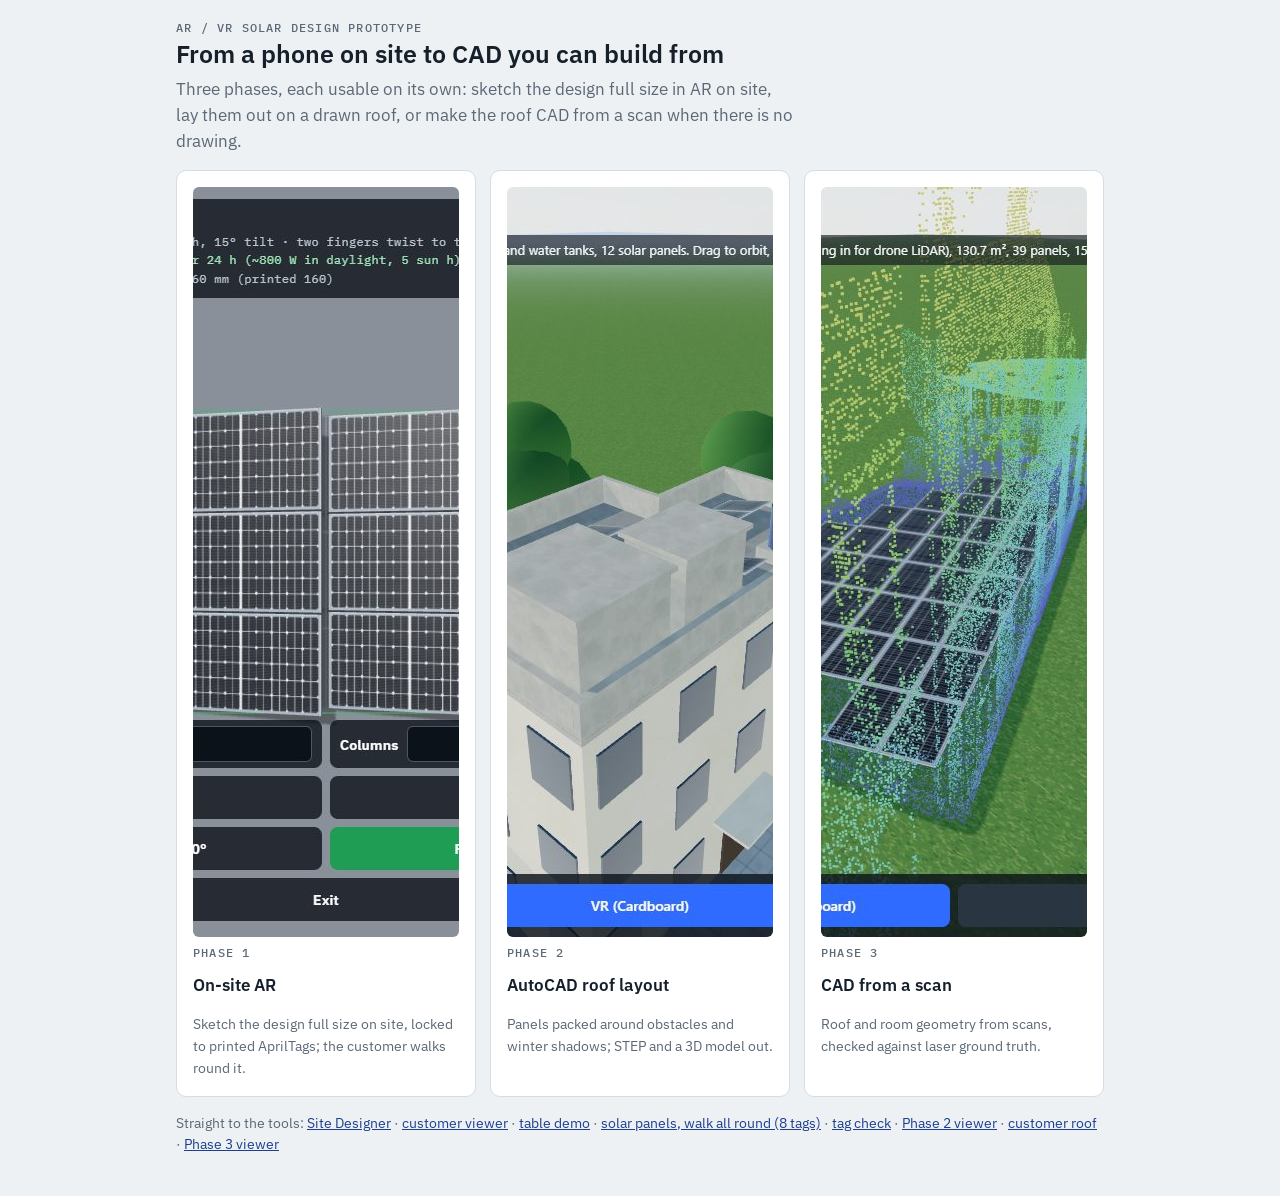
<file: preview/index.html>
<!doctype html>
<html lang="en">
<head>
<meta charset="utf-8">
<meta name="viewport" content="width=device-width, initial-scale=1, viewport-fit=cover">
<title>Solar Design Phases</title>
<link rel="preconnect" href="https://fonts.googleapis.com">
<link rel="stylesheet" href="https://fonts.googleapis.com/css2?family=IBM+Plex+Sans:wght@400;500;600&family=IBM+Plex+Mono:wght@400;500&display=swap">
<link rel="stylesheet" href="phases/phase.css">
</head>
<body>
<div class="wrap">
  <header>
    <p class="kicker">AR / VR solar design prototype</p>
    <h1>From a phone on site to CAD you can build from</h1>
    <p class="lead">Three phases, each usable on its own: sketch the design full size in AR on site, lay them out on a drawn roof,
      or make the roof CAD from a scan when there is no drawing.</p>
  </header>

  <div class="hub">
    <a class="card" href="phase1.html">
      <img src="phases/phase1_ar.jpg" alt="" width="1200" height="750">
      <span class="kicker">Phase 1</span>
      <h2>On-site AR</h2>
      <span class="muted">Sketch the design full size on site, locked to printed AprilTags; the customer walks round it.</span>
    </a>
    <a class="card" href="phase2.html">
      <img src="phases/phase2_roof.jpg" alt="" width="1200" height="750">
      <span class="kicker">Phase 2</span>
      <h2>AutoCAD roof layout</h2>
      <span class="muted">Panels packed around obstacles and winter shadows; STEP and a 3D model out.</span>
    </a>
    <a class="card" href="phase3.html">
      <img src="phases/phase3_terrace.jpg" alt="" width="1200" height="750">
      <span class="kicker">Phase 3</span>
      <h2>CAD from a scan</h2>
      <span class="muted">Roof and room geometry from scans, checked against laser ground truth.</span>
    </a>
  </div>

  <p class="muted">Straight to the tools: <a href="site.html">Site Designer</a> &middot; <a href="viewer.html">customer viewer</a> &middot; <a href="tagar.html">table demo</a> &middot; <a href="panels.html">solar panels, walk all round (8 tags)</a> &middot; <a href="tags.html">tag check</a>
    &middot; <a href="vr.html?phase=2">Phase 2 viewer</a> &middot; <a href="roof.html">customer roof</a> &middot; <a href="vr.html?phase=3">Phase 3 viewer</a></p>
</div>
</body>
</html>
</file>
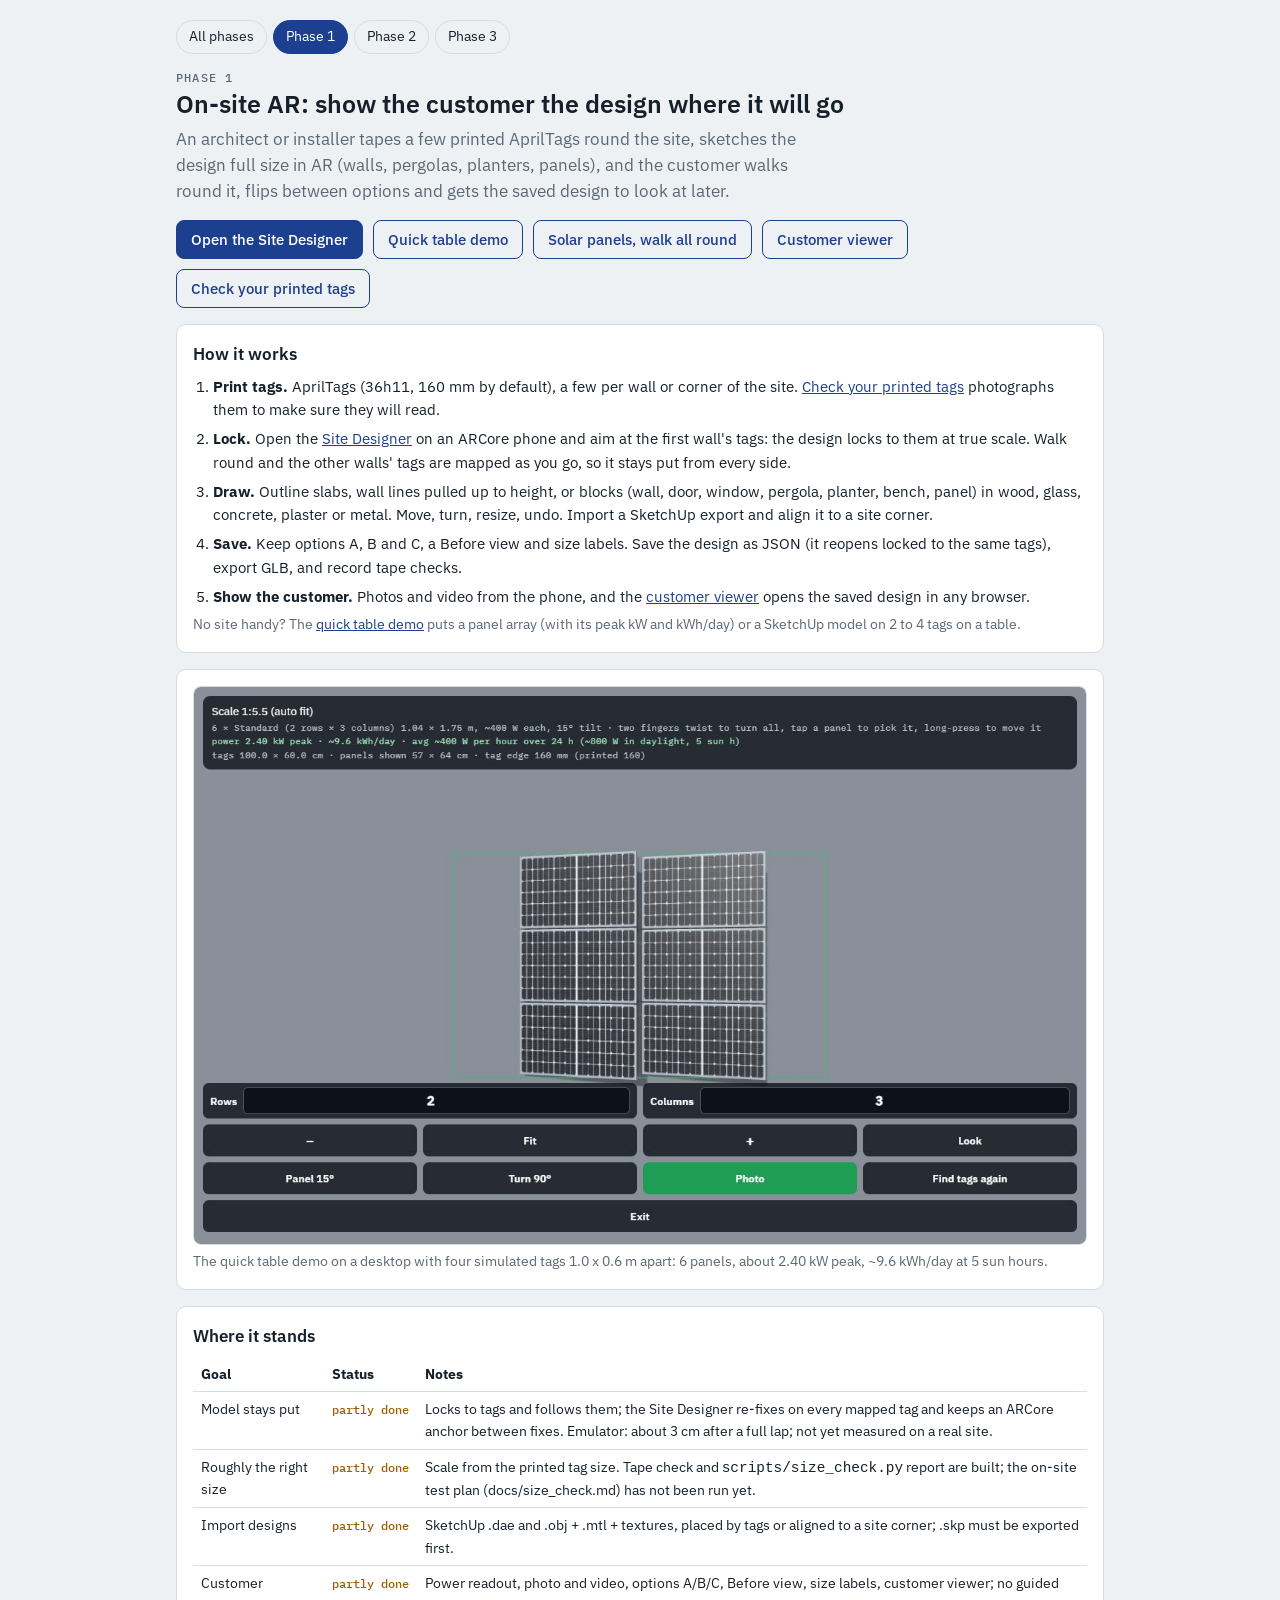
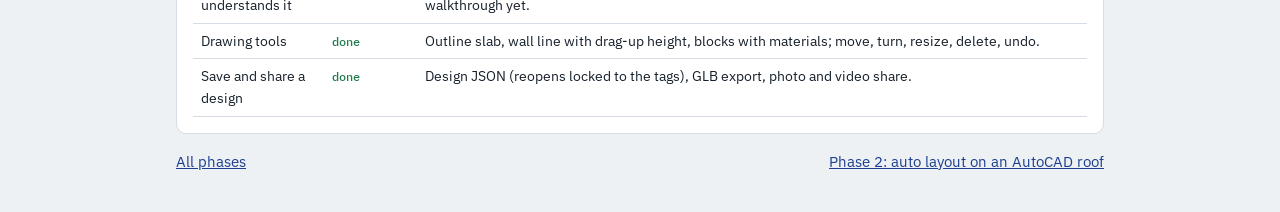
<file: preview/phase1.html>
<!doctype html>
<html lang="en">
<head>
<meta charset="utf-8">
<meta name="viewport" content="width=device-width, initial-scale=1, viewport-fit=cover">
<title>Phase 1: On-site AR</title>
<link rel="preconnect" href="https://fonts.googleapis.com">
<link rel="stylesheet" href="https://fonts.googleapis.com/css2?family=IBM+Plex+Sans:wght@400;500;600&family=IBM+Plex+Mono:wght@400;500&display=swap">
<link rel="stylesheet" href="phases/phase.css">
</head>
<body>
<div class="wrap">
  <nav class="phases" aria-label="Phases">
    <a href="index.html">All phases</a>
    <a href="phase1.html" aria-current="page">Phase 1</a>
    <a href="phase2.html">Phase 2</a>
    <a href="phase3.html">Phase 3</a>
  </nav>

  <header>
    <p class="kicker">Phase 1</p>
    <h1>On-site AR: show the customer the design where it will go</h1>
    <p class="lead">An architect or installer tapes a few printed AprilTags round the site, sketches the design full size in AR
      (walls, pergolas, planters, panels), and the customer walks round it, flips between options and gets the saved design to look at later.</p>
  </header>

  <div class="actions">
    <a class="btn" href="site.html">Open the Site Designer</a>
    <a class="btn ghost" href="tagar.html">Quick table demo</a>
    <a class="btn ghost" href="panels.html">Solar panels, walk all round</a>
    <a class="btn ghost" href="viewer.html">Customer viewer</a>
    <a class="btn ghost" href="tags.html">Check your printed tags</a>
  </div>

  <section class="card">
    <h2>How it works</h2>
    <ol class="steps">
      <li><b>Print tags.</b> AprilTags (36h11, 160 mm by default), a few per wall or corner of the site. <a href="tags.html">Check your printed tags</a> photographs them to make sure they will read.</li>
      <li><b>Lock.</b> Open the <a href="site.html">Site Designer</a> on an ARCore phone and aim at the first wall's tags: the design locks to them at true scale.
        Walk round and the other walls' tags are mapped as you go, so it stays put from every side.</li>
      <li><b>Draw.</b> Outline slabs, wall lines pulled up to height, or blocks (wall, door, window, pergola, planter, bench, panel) in wood, glass, concrete,
        plaster or metal. Move, turn, resize, undo. Import a SketchUp export and align it to a site corner.</li>
      <li><b>Save.</b> Keep options A, B and C, a Before view and size labels. Save the design as JSON (it reopens locked to the same tags), export GLB, and record tape checks.</li>
      <li><b>Show the customer.</b> Photos and video from the phone, and the <a href="viewer.html">customer viewer</a> opens the saved design in any browser.</li>
    </ol>
    <p class="muted">No site handy? The <a href="tagar.html">quick table demo</a> puts a panel array (with its peak kW and kWh/day) or a SketchUp model on 2 to 4 tags on a table.</p>
  </section>

  <figure class="card">
    <img src="phases/phase1_ar.jpg" alt="A 2 by 3 array of solar panels locked to four tags, with the power readout above" width="1200" height="750">
    <figcaption>The quick table demo on a desktop with four simulated tags 1.0 x 0.6 m apart: 6 panels, about
      <span data-num="kw">2.40</span> kW peak, ~9.6 kWh/day at 5 sun hours.</figcaption>
  </figure>

  <section class="card">
    <h2>Where it stands</h2>
    <div class="tablewrap"><table>
      <thead><tr><th>Goal</th><th>Status</th><th>Notes</th></tr></thead>
      <tbody>
        <tr><td>Model stays put</td><td><span class="st part">partly done</span></td><td>Locks to tags and follows them; the Site Designer re-fixes on every mapped tag and keeps an ARCore anchor between fixes. Emulator: about 3 cm after a full lap; not yet measured on a real site.</td></tr>
        <tr><td>Roughly the right size</td><td><span class="st part">partly done</span></td><td>Scale from the printed tag size. Tape check and <code>scripts/size_check.py</code> report are built; the on-site test plan (docs/size_check.md) has not been run yet.</td></tr>
        <tr><td>Import designs</td><td><span class="st part">partly done</span></td><td>SketchUp .dae and .obj + .mtl + textures, placed by tags or aligned to a site corner; .skp must be exported first.</td></tr>
        <tr><td>Customer understands it</td><td><span class="st part">partly done</span></td><td>Power readout, photo and video, options A/B/C, Before view, size labels, customer viewer; no guided walkthrough yet.</td></tr>
        <tr><td>Drawing tools</td><td><span class="st done">done</span></td><td>Outline slab, wall line with drag-up height, blocks with materials; move, turn, resize, delete, undo.</td></tr>
        <tr><td>Save and share a design</td><td><span class="st done">done</span></td><td>Design JSON (reopens locked to the tags), GLB export, photo and video share.</td></tr>
      </tbody>
    </table></div>
  </section>

  <div class="pager">
    <a href="index.html">All phases</a>
    <a href="phase2.html">Phase 2: auto layout on an AutoCAD roof</a>
  </div>
</div>
</body>
</html>
</file>
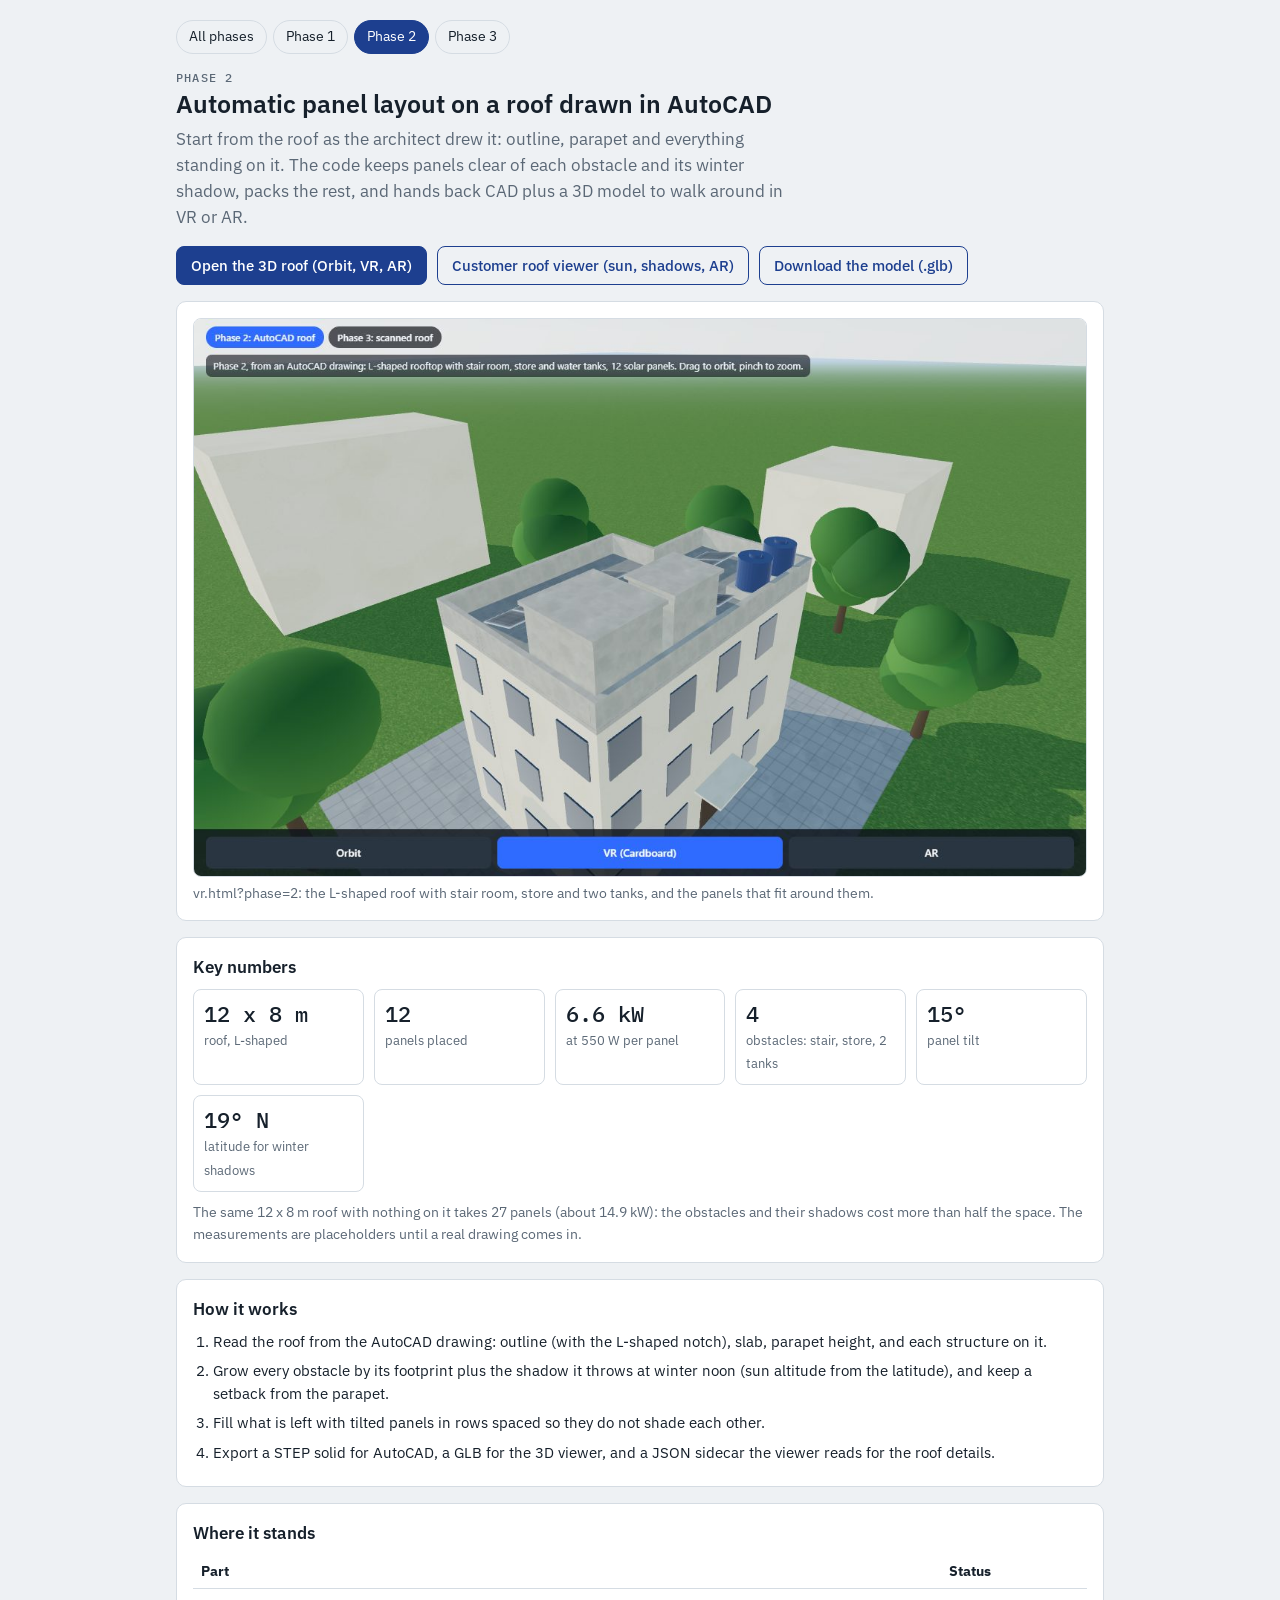
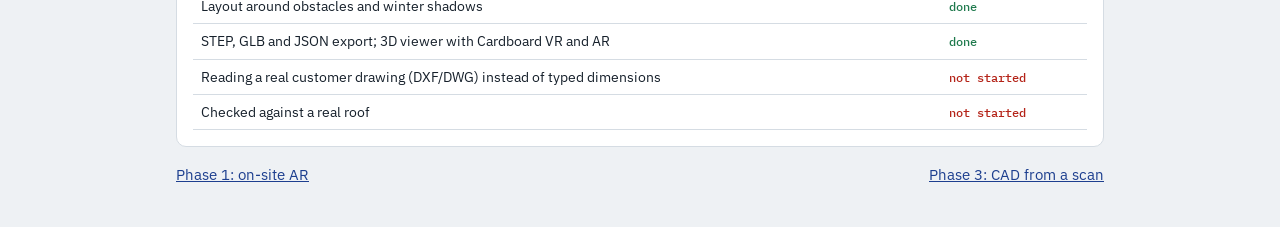
<file: preview/phase2.html>
<!doctype html>
<html lang="en">
<head>
<meta charset="utf-8">
<meta name="viewport" content="width=device-width, initial-scale=1, viewport-fit=cover">
<title>Phase 2: AutoCAD Roof Layout</title>
<link rel="preconnect" href="https://fonts.googleapis.com">
<link rel="stylesheet" href="https://fonts.googleapis.com/css2?family=IBM+Plex+Sans:wght@400;500;600&family=IBM+Plex+Mono:wght@400;500&display=swap">
<link rel="stylesheet" href="phases/phase.css">
</head>
<body>
<div class="wrap">
  <nav class="phases" aria-label="Phases">
    <a href="index.html">All phases</a>
    <a href="phase1.html">Phase 1</a>
    <a href="phase2.html" aria-current="page">Phase 2</a>
    <a href="phase3.html">Phase 3</a>
  </nav>

  <header>
    <p class="kicker">Phase 2</p>
    <h1>Automatic panel layout on a roof drawn in AutoCAD</h1>
    <p class="lead">Start from the roof as the architect drew it: outline, parapet and everything standing on it. The code keeps
      panels clear of each obstacle and its winter shadow, packs the rest, and hands back CAD plus a 3D model to walk around in VR or AR.</p>
  </header>

  <div class="actions">
    <a class="btn" href="vr.html?phase=2">Open the 3D roof (Orbit, VR, AR)</a>
    <a class="btn ghost" href="roof.html">Customer roof viewer (sun, shadows, AR)</a>
    <a class="btn ghost" href="models/rooftop_solar.glb" download>Download the model (.glb)</a>
  </div>

  <figure class="card">
    <img src="phases/phase2_roof.jpg" alt="An L-shaped rooftop with a stair room, store and two water tanks, solar panels between them" width="1200" height="750">
    <figcaption>vr.html?phase=2: the L-shaped roof with stair room, store and two tanks, and the panels that fit around them.</figcaption>
  </figure>

  <section class="card">
    <h2>Key numbers</h2>
    <div class="nums">
      <div><b data-num="roof">12 x 8 m</b><span>roof, L-shaped</span></div>
      <div><b data-num="panels">12</b><span>panels placed</span></div>
      <div><b data-num="kw">6.6 kW</b><span>at 550 W per panel</span></div>
      <div><b data-num="features">4</b><span>obstacles: stair, store, 2 tanks</span></div>
      <div><b>15&deg;</b><span>panel tilt</span></div>
      <div><b>19&deg; N</b><span>latitude for winter shadows</span></div>
    </div>
    <p class="muted" style="margin-top:10px">The same 12 x 8 m roof with nothing on it takes 27 panels (about 14.9 kW): the obstacles and their
      shadows cost more than half the space. The measurements are placeholders until a real drawing comes in.</p>
  </section>

  <section class="card">
    <h2>How it works</h2>
    <ol class="steps">
      <li>Read the roof from the AutoCAD drawing: outline (with the L-shaped notch), slab, parapet height, and each structure on it.</li>
      <li>Grow every obstacle by its footprint plus the shadow it throws at winter noon (sun altitude from the latitude), and keep a setback from the parapet.</li>
      <li>Fill what is left with tilted panels in rows spaced so they do not shade each other.</li>
      <li>Export a STEP solid for AutoCAD, a GLB for the 3D viewer, and a JSON sidecar the viewer reads for the roof details.</li>
    </ol>
  </section>

  <section class="card">
    <h2>Where it stands</h2>
    <div class="tablewrap"><table>
      <thead><tr><th>Part</th><th>Status</th></tr></thead>
      <tbody>
        <tr><td>Layout around obstacles and winter shadows</td><td><span class="st done">done</span></td></tr>
        <tr><td>STEP, GLB and JSON export; 3D viewer with Cardboard VR and AR</td><td><span class="st done">done</span></td></tr>
        <tr><td>Reading a real customer drawing (DXF/DWG) instead of typed dimensions</td><td><span class="st todo">not started</span></td></tr>
        <tr><td>Checked against a real roof</td><td><span class="st todo">not started</span></td></tr>
      </tbody>
    </table></div>
  </section>

  <div class="pager">
    <a href="phase1.html">Phase 1: on-site AR</a>
    <a href="phase3.html">Phase 3: CAD from a scan</a>
  </div>
</div>
</body>
</html>
</file>
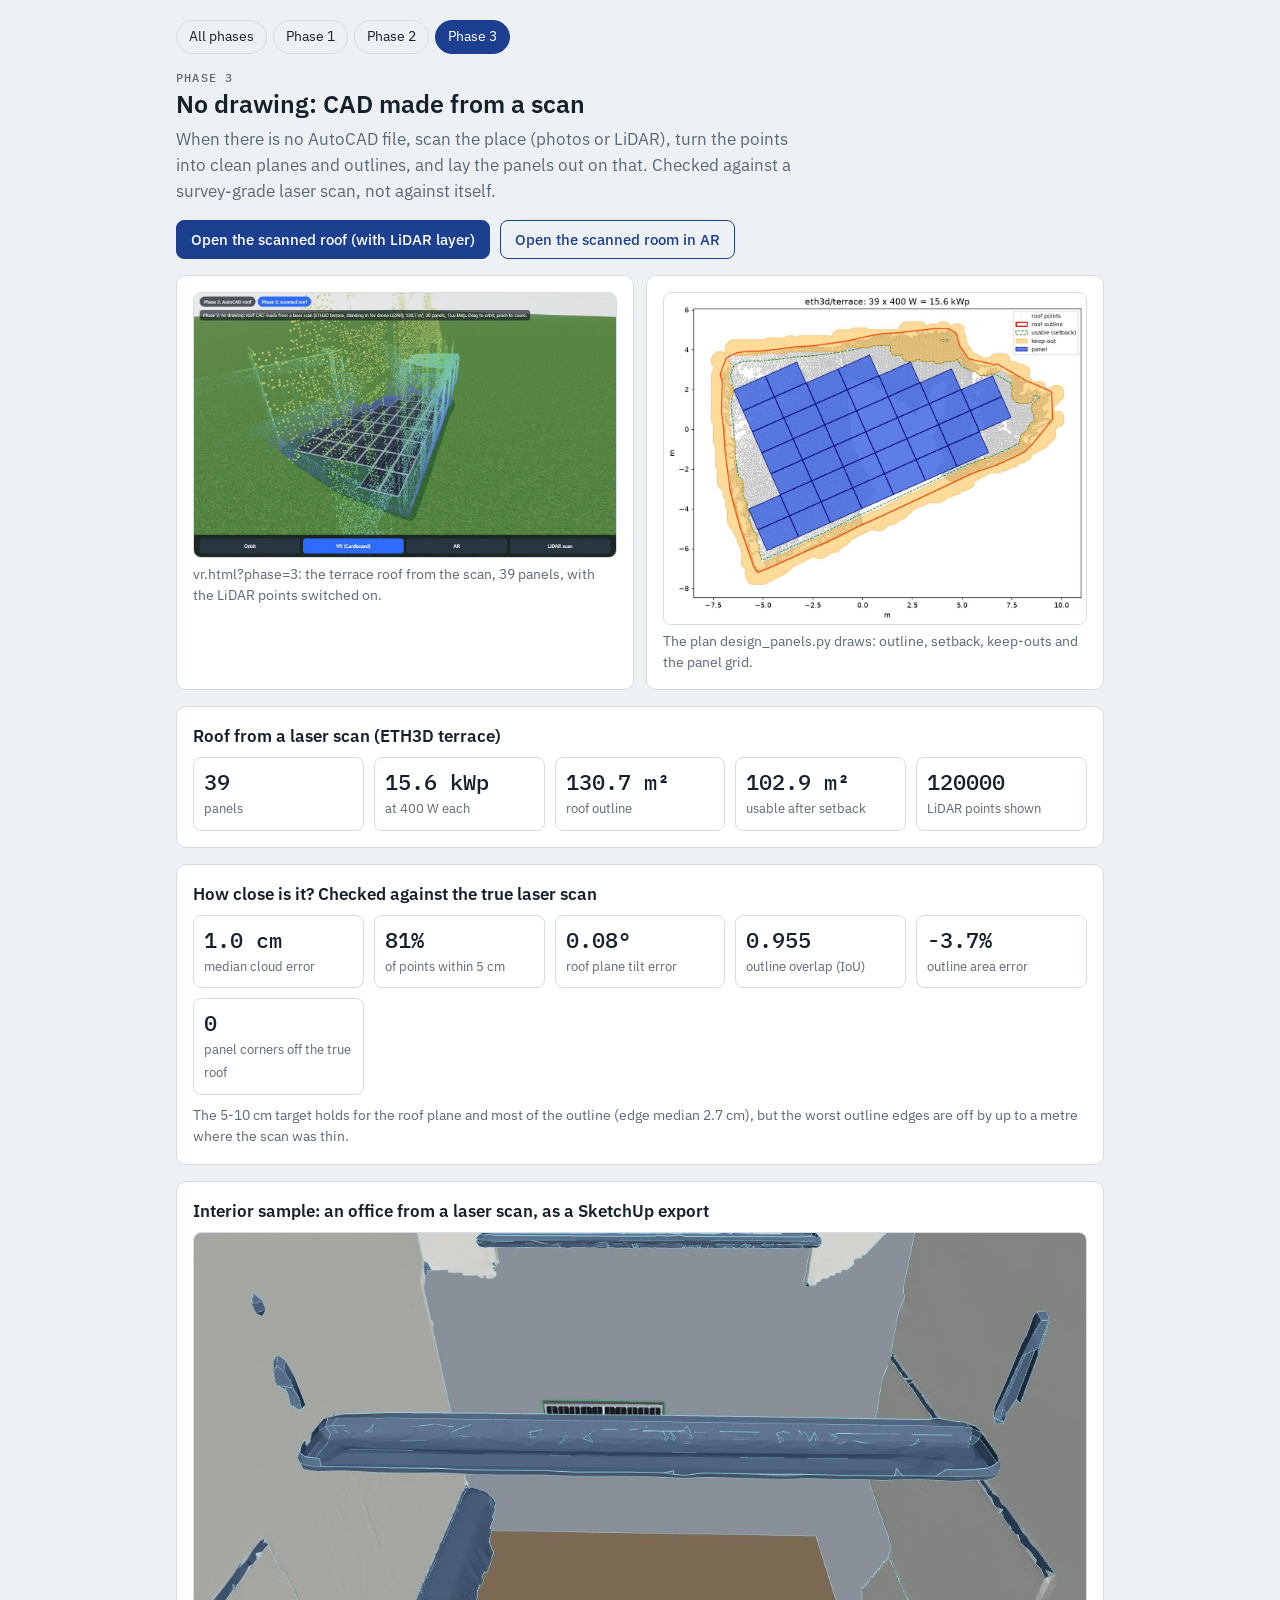
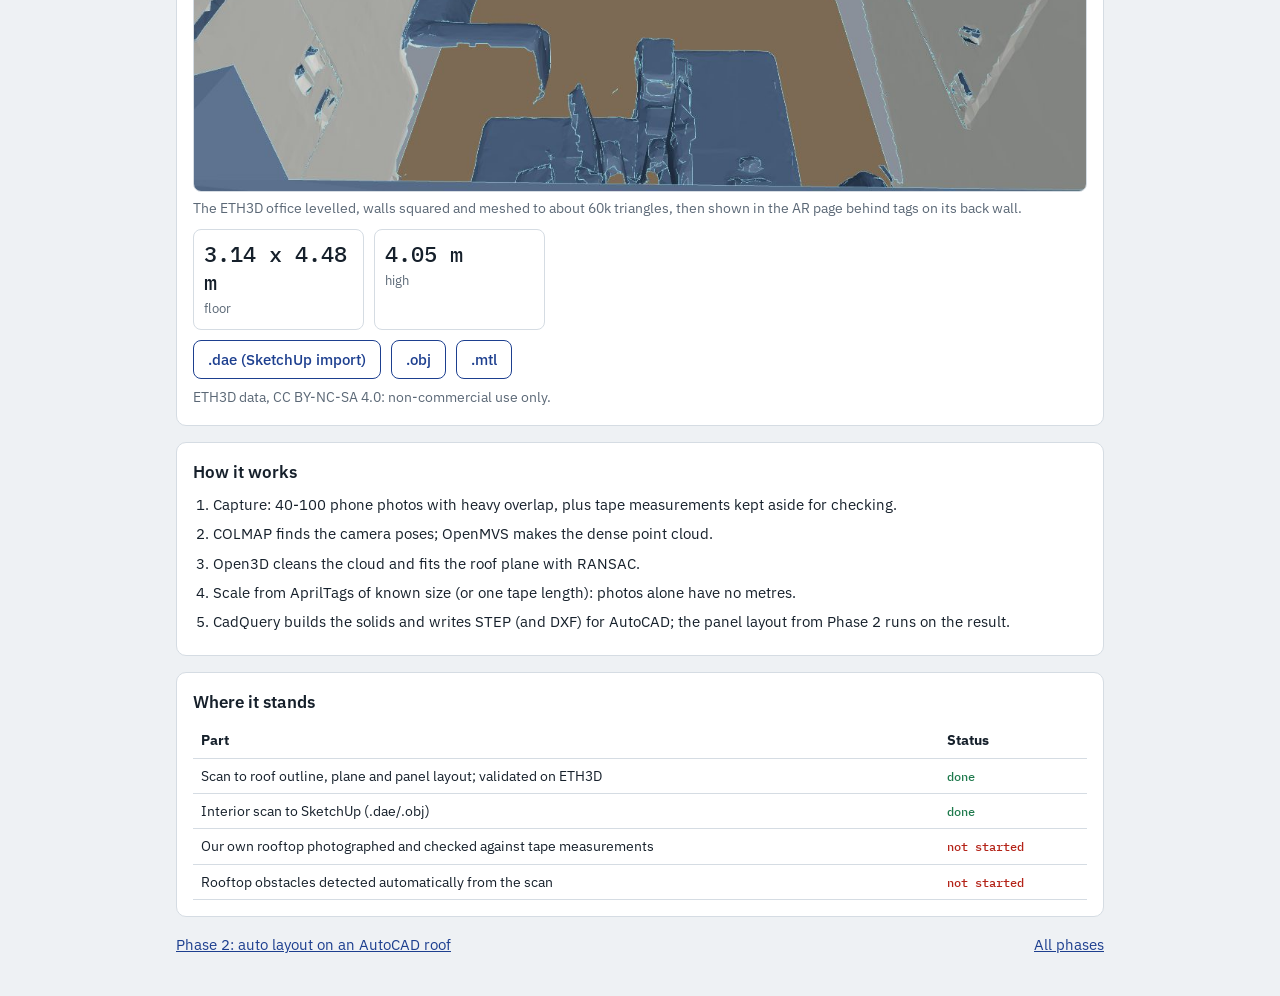
<file: preview/phase3.html>
<!doctype html>
<html lang="en">
<head>
<meta charset="utf-8">
<meta name="viewport" content="width=device-width, initial-scale=1, viewport-fit=cover">
<title>Phase 3: CAD from a Scan</title>
<link rel="preconnect" href="https://fonts.googleapis.com">
<link rel="stylesheet" href="https://fonts.googleapis.com/css2?family=IBM+Plex+Sans:wght@400;500;600&family=IBM+Plex+Mono:wght@400;500&display=swap">
<link rel="stylesheet" href="phases/phase.css">
</head>
<body>
<div class="wrap">
  <nav class="phases" aria-label="Phases">
    <a href="index.html">All phases</a>
    <a href="phase1.html">Phase 1</a>
    <a href="phase2.html">Phase 2</a>
    <a href="phase3.html" aria-current="page">Phase 3</a>
  </nav>

  <header>
    <p class="kicker">Phase 3</p>
    <h1>No drawing: CAD made from a scan</h1>
    <p class="lead">When there is no AutoCAD file, scan the place (photos or LiDAR), turn the points into clean planes and outlines,
      and lay the panels out on that. Checked against a survey-grade laser scan, not against itself.</p>
  </header>

  <div class="actions">
    <a class="btn" href="vr.html?phase=3">Open the scanned roof (with LiDAR layer)</a>
    <a class="btn ghost" href="tagar.html?room=1">Open the scanned room in AR</a>
  </div>

  <div class="shots">
    <figure class="card">
      <img src="phases/phase3_terrace.jpg" alt="Panels on a roof outline fitted to a laser scan, the scan points shown around it" width="1200" height="750">
      <figcaption>vr.html?phase=3: the terrace roof from the scan, 39 panels, with the LiDAR points switched on.</figcaption>
    </figure>
    <figure class="card">
      <img src="phases/phase3_plan.jpg" alt="Top-down plan: roof outline, usable area after setback, keep-outs and 39 panels" width="1100" height="850">
      <figcaption>The plan design_panels.py draws: outline, setback, keep-outs and the panel grid.</figcaption>
    </figure>
  </div>

  <section class="card">
    <h2>Roof from a laser scan (ETH3D terrace)</h2>
    <div class="nums">
      <div><b data-num="panels">39</b><span>panels</span></div>
      <div><b data-num="kwp">15.6 kWp</b><span>at 400 W each</span></div>
      <div><b data-num="outline_area_m2">130.7 m&sup2;</b><span>roof outline</span></div>
      <div><b data-num="usable_area_m2">102.9 m&sup2;</b><span>usable after setback</span></div>
      <div><b data-num="scan_points">120000</b><span>LiDAR points shown</span></div>
    </div>
  </section>

  <section class="card">
    <h2>How close is it? Checked against the true laser scan</h2>
    <div class="nums">
      <div><b data-num="cloud_median_cm">1.0 cm</b><span>median cloud error</span></div>
      <div><b data-num="within_5cm_pct">81%</b><span>of points within 5 cm</span></div>
      <div><b data-num="normal_err_deg">0.08&deg;</b><span>roof plane tilt error</span></div>
      <div><b data-num="iou">0.955</b><span>outline overlap (IoU)</span></div>
      <div><b data-num="area_err_pct">-3.7%</b><span>outline area error</span></div>
      <div><b data-num="corners_outside">0</b><span>panel corners off the true roof</span></div>
    </div>
    <p class="muted" style="margin-top:10px">The 5-10 cm target holds for the roof plane and most of the outline (edge median
      <span data-num="edge_median_cm">2.7</span> cm), but the worst outline edges are off by up to a metre where the scan was thin.</p>
  </section>

  <section class="card">
    <h2>Interior sample: an office from a laser scan, as a SketchUp export</h2>
    <figure>
      <img src="phases/phase3_room.jpg" alt="Inside the scanned office room: walls, floor, furniture and a panel on the back wall" width="1200" height="750">
      <figcaption>The ETH3D office levelled, walls squared and meshed to about 60k triangles, then shown in the AR page behind tags on its back wall.</figcaption>
    </figure>
    <div class="nums" style="margin-top:10px">
      <div><b data-num="room_size">3.14 x 4.48 m</b><span>floor</span></div>
      <div><b data-num="room_height">4.05 m</b><span>high</span></div>
    </div>
    <div class="actions" style="margin-top:10px">
      <a class="btn ghost" href="models/office_scan_room.dae" download>.dae (SketchUp import)</a>
      <a class="btn ghost" href="models/office_scan_room.obj" download>.obj</a>
      <a class="btn ghost" href="models/office_scan_room.mtl" download>.mtl</a>
    </div>
    <p class="muted" style="margin-top:8px">ETH3D data, CC BY-NC-SA 4.0: non-commercial use only.</p>
  </section>

  <section class="card">
    <h2>How it works</h2>
    <ol class="steps">
      <li>Capture: 40-100 phone photos with heavy overlap, plus tape measurements kept aside for checking.</li>
      <li>COLMAP finds the camera poses; OpenMVS makes the dense point cloud.</li>
      <li>Open3D cleans the cloud and fits the roof plane with RANSAC.</li>
      <li>Scale from AprilTags of known size (or one tape length): photos alone have no metres.</li>
      <li>CadQuery builds the solids and writes STEP (and DXF) for AutoCAD; the panel layout from Phase 2 runs on the result.</li>
    </ol>
  </section>

  <section class="card">
    <h2>Where it stands</h2>
    <div class="tablewrap"><table>
      <thead><tr><th>Part</th><th>Status</th></tr></thead>
      <tbody>
        <tr><td>Scan to roof outline, plane and panel layout; validated on ETH3D</td><td><span class="st done">done</span></td></tr>
        <tr><td>Interior scan to SketchUp (.dae/.obj)</td><td><span class="st done">done</span></td></tr>
        <tr><td>Our own rooftop photographed and checked against tape measurements</td><td><span class="st todo">not started</span></td></tr>
        <tr><td>Rooftop obstacles detected automatically from the scan</td><td><span class="st todo">not started</span></td></tr>
      </tbody>
    </table></div>
  </section>

  <div class="pager">
    <a href="phase2.html">Phase 2: auto layout on an AutoCAD roof</a>
    <a href="index.html">All phases</a>
  </div>
</div>
</body>
</html>
</file>
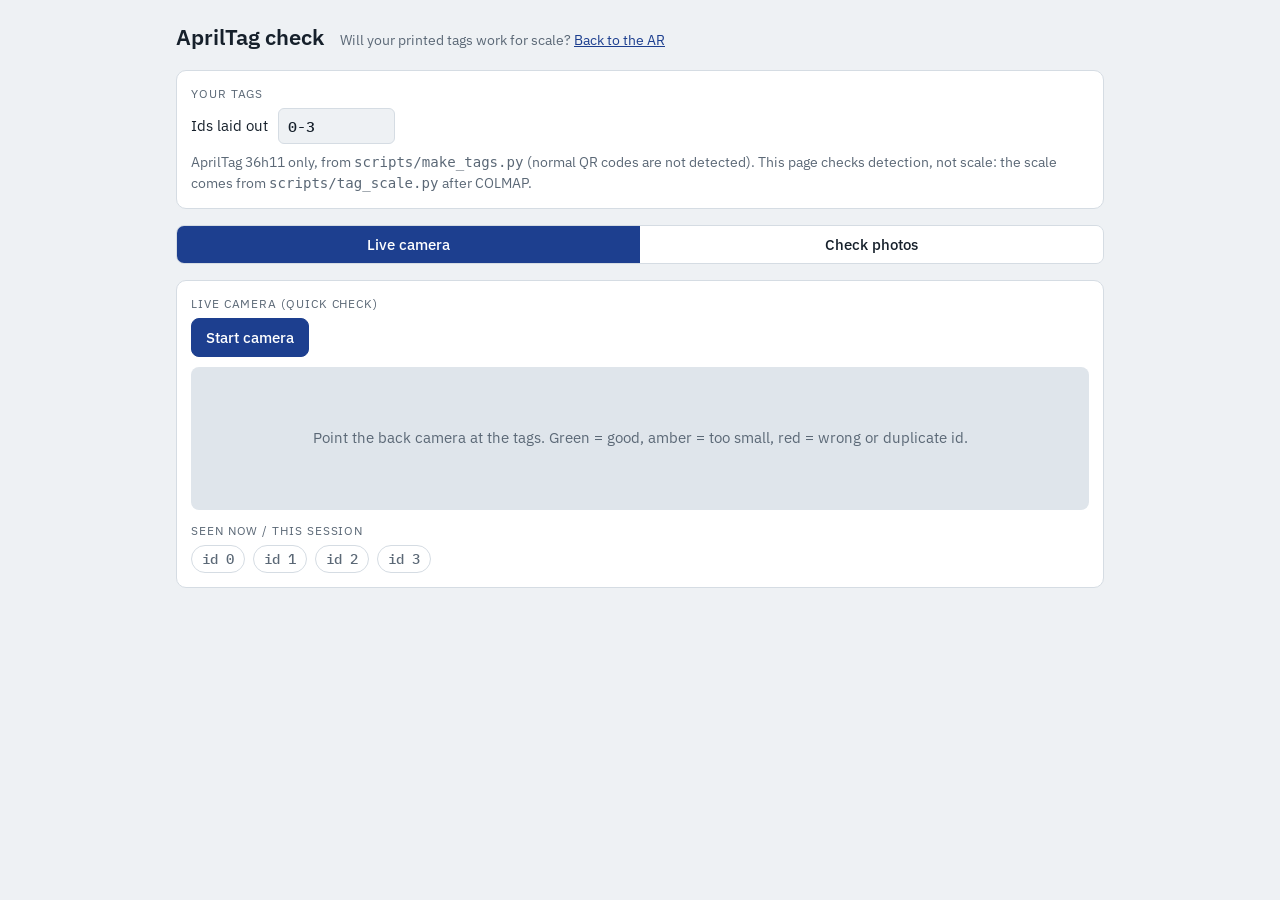
<file: preview/tags.html>
<!doctype html>
<html lang="en">
<head>
<meta charset="utf-8">
<meta name="viewport" content="width=device-width, initial-scale=1, viewport-fit=cover">
<title>AprilTag Check</title>
<link rel="preconnect" href="https://fonts.googleapis.com">
<link rel="stylesheet" href="https://fonts.googleapis.com/css2?family=IBM+Plex+Sans:wght@400;500;600&family=IBM+Plex+Mono:wght@400;500&display=swap">
<style>
/* Two checks for printed AprilTags: live camera (quick) and the actual photo set (authoritative). */
:root {
  --bg: #eef1f4; --surface: #ffffff; --fg: #16202b; --muted: #5b6876; --line: #d5dce3;
  --accent: #1d3f8f; --accent-fg: #ffffff; --ok: #1f7a4d; --warn: #a15c00; --bad: #b42318;
  --stage: #dfe5eb;
  --sans: "IBM Plex Sans", system-ui, -apple-system, "Segoe UI", sans-serif;
  --mono: "IBM Plex Mono", ui-monospace, Consolas, monospace;
}
@media (prefers-color-scheme: dark) { :root:not([data-theme="light"]) {
  --bg: #0f151c; --surface: #17202a; --fg: #e6ecf2; --muted: #93a1b0; --line: #2a3644;
  --accent: #7ea2ff; --accent-fg: #0b1220; --ok: #5ccf94; --warn: #f0b45a; --bad: #ff8a80;
  --stage: #1c2733; color-scheme: dark } }
:root[data-theme="dark"] {
  --bg: #0f151c; --surface: #17202a; --fg: #e6ecf2; --muted: #93a1b0; --line: #2a3644;
  --accent: #7ea2ff; --accent-fg: #0b1220; --ok: #5ccf94; --warn: #f0b45a; --bad: #ff8a80;
  --stage: #1c2733; color-scheme: dark }

* { box-sizing: border-box; }
body { margin: 0; background: var(--bg); color: var(--fg); font: 15px/1.5 var(--sans); }
.wrap { max-width: 960px; margin: 0 auto; padding: 20px 16px 32px; display: flex; flex-direction: column; gap: 16px; }
header { display: flex; flex-wrap: wrap; align-items: baseline; gap: 4px 16px; }
h1 { font-size: 1.4rem; font-weight: 600; margin: 0; }
a { color: var(--accent); }
.card { background: var(--surface); border: 1px solid var(--line); border-radius: 10px; padding: 14px; }
.label { font-size: .72rem; text-transform: uppercase; letter-spacing: .08em; color: var(--muted); margin: 0 0 6px; }
p { margin: 0 0 8px; }
p:last-child { margin-bottom: 0; }
.muted { color: var(--muted); font-size: .88rem; }
.row { display: flex; flex-wrap: wrap; gap: 10px; align-items: center; }
input[type=text], select { font: 500 .95rem var(--mono); padding: 7px 9px; border: 1px solid var(--line);
  border-radius: 6px; background: var(--bg); color: var(--fg); min-width: 0; }
button, .filebtn { font: 500 .92rem var(--sans); padding: 9px 14px; border-radius: 8px; border: 1px solid var(--accent);
  background: var(--accent); color: var(--accent-fg); cursor: pointer; }
button.ghost { background: transparent; color: var(--accent); }
button:focus-visible, .filebtn:focus-within { outline: 2px solid var(--accent); outline-offset: 2px; }
.filebtn input { position: absolute; opacity: 0; width: 1px; height: 1px; }
.seg { display: grid; grid-template-columns: 1fr 1fr; border: 1px solid var(--line); border-radius: 8px; overflow: hidden; }
.seg button { border: 0; border-radius: 0; background: var(--surface); color: var(--fg); }
.seg button[aria-pressed="true"] { background: var(--accent); color: var(--accent-fg); }
.stage { position: relative; background: var(--stage); border-radius: 8px; overflow: hidden; }
.stage canvas { display: block; width: 100%; height: auto; }
.stage .empty { padding: 60px 16px; text-align: center; color: var(--muted); }
.chips { display: flex; flex-wrap: wrap; gap: 8px; }
.chip { font: 500 .85rem var(--mono); padding: 4px 10px; border-radius: 999px; border: 1px solid var(--line); color: var(--muted); }
.chip.now { border-color: var(--ok); color: var(--ok); }
.chip.seen { border-color: var(--line); color: var(--fg); }
.verdict { font-weight: 600; font-size: 1.05rem; }
.verdict.ok { color: var(--ok); } .verdict.bad { color: var(--bad); }
ul.msgs { margin: 6px 0 0; padding-left: 18px; }
.err { color: var(--bad); }
table { width: 100%; border-collapse: collapse; font-size: .88rem; }
th, td { text-align: left; padding: 5px 8px; border-bottom: 1px solid var(--line); vertical-align: top; }
td.mono, th.mono { font-family: var(--mono); font-variant-numeric: tabular-nums; }
td.name { word-break: break-all; }
.tablewrap { overflow-x: auto; }
.views { display: grid; grid-template-columns: repeat(auto-fill, minmax(92px, 1fr)); gap: 8px; }
.views div { border: 1px solid var(--line); border-radius: 8px; padding: 8px; }
.views b { display: block; font: 500 1.4rem var(--mono); }
.views .ok b { color: var(--ok); } .views .warn b { color: var(--warn); } .views .bad b { color: var(--bad); }
[hidden] { display: none !important; }
</style>
</head>
<body>
<div class="wrap">
  <header>
    <h1>AprilTag check</h1>
    <span class="muted">Will your printed tags work for scale? <a href="tagar.html">Back to the AR</a></span>
  </header>

  <div class="card">
    <p class="label">Your tags</p>
    <div class="row">
      <label for="ids">Ids laid out</label>
      <input id="ids" type="text" value="0-3" size="10" spellcheck="false">
      <span id="idsErr" class="err" role="alert"></span>
    </div>
    <p class="muted" style="margin-top:8px">AprilTag 36h11 only, from <code>scripts/make_tags.py</code> (normal QR codes are not detected).
      This page checks detection, not scale: the scale comes from <code>scripts/tag_scale.py</code> after COLMAP.</p>
  </div>

  <div class="seg" role="group" aria-label="Mode">
    <button id="modeLive" aria-pressed="true">Live camera</button>
    <button id="modePhotos" aria-pressed="false">Check photos</button>
  </div>

  <section id="live" class="card">
    <p class="label">Live camera (quick check)</p>
    <div class="row" style="margin-bottom:10px">
      <button id="camBtn">Start camera</button>
      <span id="camStatus" class="muted"></span>
    </div>
    <div class="stage"><canvas id="camCanvas" hidden></canvas><div id="camEmpty" class="empty">Point the back camera at the tags. Green = good, amber = too small, red = wrong or duplicate id.</div></div>
    <p class="label" style="margin-top:12px">Seen now / this session</p>
    <div id="liveChips" class="chips"></div>
  </section>

  <section id="photos" class="card" hidden>
    <p class="label">Check the photo set (what tag_scale.py will see)</p>
    <div class="row" style="margin-bottom:10px">
      <label class="filebtn">Choose photos<input id="files" type="file" accept="image/*" multiple></label>
      <button id="sampleBtn" type="button">Use sample photos</button>
      <label for="res" class="muted">Detect at</label>
      <select id="res">
        <option value="1600">1600 px (fast)</option>
        <option value="2400" selected>2400 px</option>
        <option value="0">full size (slow)</option>
      </select>
      <span id="progress" class="muted" aria-live="polite"></span>
    </div>
    <div id="summary" hidden>
      <p id="verdict" class="verdict"></p>
      <div id="views" class="views"></div>
      <ul id="msgs" class="msgs"></ul>
      <p class="label" style="margin-top:14px">Last photo checked</p>
      <div class="stage"><canvas id="photoCanvas"></canvas></div>
      <p class="label" style="margin-top:14px">Per photo</p>
      <div class="tablewrap"><table>
        <thead><tr><th>Photo</th><th class="mono">Tags</th><th class="mono">Smallest edge</th><th>Problems</th></tr></thead>
        <tbody id="rows"></tbody>
      </table></div>
    </div>
  </section>
</div>

<script src="vendor/js-aruco2/cv.js"></script>
<script src="vendor/js-aruco2/aruco.js"></script>
<script src="tag36h11.js?v=1"></script>
<script type="module">
import { parseIds, toMarkers, mergeNested, assessFrame, summarize, MIN_VIEWS, GOOD_VIEWS } from "./tagcheck.js?v=2";
import { samplesOn } from "./model.js?v=4";

const $ = (id) => document.getElementById(id);
const detector = new AR.Detector({ dictionaryName: "APRILTAG_36h11" });
const css = (name) => getComputedStyle(document.documentElement).getPropertyValue(name).trim();

let expected = [0, 1, 2, 3];
function readIds() {
  try { expected = parseIds($("ids").value); $("idsErr").textContent = expected.length ? "" : "enter at least one id"; }
  catch (e) { $("idsErr").textContent = e.message; }
  renderChips(); if (photoResults.length) renderSummary();
}
$("ids").addEventListener("input", readIds);

// ---------- shared ----------
const work = document.createElement("canvas");
const wctx = work.getContext("2d", { willReadFrequently: true });

// Detect on a copy at most maxSide px; corners come back in source pixels
function detect(source, w, h, maxSide) {
  const k = maxSide && Math.max(w, h) > maxSide ? maxSide / Math.max(w, h) : 1;
  work.width = Math.round(w * k); work.height = Math.round(h * k);
  wctx.drawImage(source, 0, 0, work.width, work.height);
  const img = wctx.getImageData(0, 0, work.width, work.height);
  return mergeNested(toMarkers(detector.detect(img), 1 / k));
}

function draw(canvas, source, w, h, tags) {
  const k = Math.min(1, 1280 / Math.max(w, h));
  canvas.width = Math.round(w * k); canvas.height = Math.round(h * k);
  const c = canvas.getContext("2d");
  c.drawImage(source, 0, 0, canvas.width, canvas.height);
  c.lineWidth = Math.max(2, canvas.width / 320);
  c.font = `600 ${Math.max(14, canvas.width / 40)}px ${css("--mono") || "monospace"}`;
  for (const t of tags) {
    const bad = t.problems.some((p) => !p.startsWith("small"));
    const col = bad ? "#e5484d" : t.problems.length ? "#f5a524" : "#30a46c";
    c.strokeStyle = col; c.beginPath();
    t.corners.forEach(([x, y], i) => (i ? c.lineTo(x * k, y * k) : c.moveTo(x * k, y * k)));
    c.closePath(); c.stroke();
    const [x0, y0] = t.corners[0];
    c.fillStyle = col; c.fillRect(x0 * k - 4, y0 * k - 4, 8, 8);     // corner 0 = tag's top-left
    const cx = t.corners.reduce((s, p) => s + p[0], 0) / 4 * k, cy = t.corners.reduce((s, p) => s + p[1], 0) / 4 * k;
    const label = `id ${t.id}`, tw = c.measureText(label).width;
    c.fillStyle = "rgba(0,0,0,.65)"; c.fillRect(cx - tw / 2 - 6, cy - 14, tw + 12, 26);
    c.fillStyle = "#fff"; c.textAlign = "center"; c.textBaseline = "middle"; c.fillText(label, cx, cy);
  }
}

// ---------- mode switch ----------
function setMode(live) {
  $("modeLive").setAttribute("aria-pressed", live); $("modePhotos").setAttribute("aria-pressed", !live);
  $("live").hidden = !live; $("photos").hidden = live;
  if (!live) stopCamera();
}
$("modeLive").onclick = () => setMode(true);
$("modePhotos").onclick = () => {
  setMode(false);
  // while testing, the first visit checks the sample set so the page shows a result with nothing picked (?samples=0: off)
  if (!photoResults.length && !photoRun && samplesOn(location.search)) checkSamples();
};

// ---------- live camera ----------
const video = document.createElement("video");
video.playsInline = true; video.muted = true;
let stream = null, lastDetect = 0, nowIds = new Set();
const sessionIds = new Set();

function renderChips() {
  $("liveChips").replaceChildren(...expected.map((id) => {
    const s = document.createElement("span");
    s.className = "chip" + (nowIds.has(id) ? " now" : sessionIds.has(id) ? " seen" : "");
    s.textContent = `id ${id}${nowIds.has(id) ? " now" : sessionIds.has(id) ? " seen" : ""}`;
    return s;
  }));
}

async function startCamera() {
  if (!navigator.mediaDevices?.getUserMedia) { $("camStatus").textContent = "Camera needs https (or localhost) and a browser that allows it."; return; }
  try {
    stream = await navigator.mediaDevices.getUserMedia({ video: { facingMode: "environment", width: { ideal: 1920 }, height: { ideal: 1080 } }, audio: false });
  } catch (e) { $("camStatus").textContent = `Camera blocked: ${e.message}`; return; }
  video.srcObject = stream; await video.play();
  $("camBtn").textContent = "Stop camera"; $("camEmpty").hidden = true; $("camCanvas").hidden = false;
  requestAnimationFrame(loop);
}
function stopCamera() {
  if (!stream) return;
  stream.getTracks().forEach((t) => t.stop()); stream = null;
  $("camBtn").textContent = "Start camera"; $("camStatus").textContent = "";
}
$("camBtn").onclick = () => (stream ? stopCamera() : startCamera());

let liveTags = [], lastCost = 0;
function loop(ts) {
  if (!stream) return;
  const w = video.videoWidth, h = video.videoHeight;
  // detection at most half the time (slow phones stay responsive), the rest just redraws
  if (w && ts - lastDetect > Math.max(120, 2 * lastCost)) {
    const t0 = performance.now();
    liveTags = assessFrame(detect(video, w, h, 960), expected);
    lastDetect = ts; lastCost = performance.now() - t0;
    nowIds = new Set(liveTags.filter((t) => expected.includes(t.id)).map((t) => t.id));
    nowIds.forEach((id) => sessionIds.add(id));
    $("camStatus").textContent = `${w}x${h}, ${liveTags.length} tag(s), ${Math.round(performance.now() - t0)} ms per check`;
    renderChips();
  }
  if (w) draw($("camCanvas"), video, w, h, liveTags);
  requestAnimationFrame(loop);
}

// ---------- photo set ----------
let photoResults = [];

// items: [{ name, blob }] (picked files or fetched samples). A newer run stops an older one.
let photoRun = 0;
async function checkPhotos(items) {
  const run = ++photoRun;
  photoResults = []; $("rows").replaceChildren(); $("summary").hidden = false;
  const maxSide = Number($("res").value), t0 = performance.now();
  for (let i = 0; i < items.length; i++) {
    let tags = [], error = null;
    try {
      const bmp = await createImageBitmap(items[i].blob);
      tags = assessFrame(detect(bmp, bmp.width, bmp.height, maxSide), expected);
      draw($("photoCanvas"), bmp, bmp.width, bmp.height, tags);
      bmp.close();
    } catch (err) { error = `could not read: ${err.message || err}`; }
    if (run !== photoRun) return false;
    photoResults.push({ name: items[i].name, tags, error });
    addRow(photoResults.at(-1));
    const done = i + 1, el = (performance.now() - t0) / 1000;
    $("progress").textContent = `${done}/${items.length} (${Math.round(100 * done / items.length)}%) - ${el.toFixed(0)}s elapsed, eta ${(el / done * (items.length - done)).toFixed(0)}s`;
    renderSummary();
    await new Promise((r) => setTimeout(r));                // let the page repaint between photos
  }
  return run === photoRun;
}

$("files").addEventListener("change", async (e) => {
  const files = [...e.target.files];
  if (!files.length) return;
  await checkPhotos(files.map((f) => ({ name: f.name, blob: f })));
  e.target.value = "";
});

// Sample set (scripts/make_sample_tag_photos.py): tags 0-3, 160 mm, six views, one with id 3 cut off.
async function checkSamples() {
  $("progress").textContent = "Fetching the sample photos…";
  try {
    const index = await (await fetch("samples/tag_photos.json?v=1")).json();
    $("ids").value = index.ids.join(", "); readIds();
    const items = await Promise.all(index.photos.map(async (p) => {
      const r = await fetch(`samples/${p.name}?v=1`);
      if (!r.ok) throw new Error(`${p.name}: HTTP ${r.status}`);
      return { name: p.name, blob: await r.blob() };
    }));
    return await checkPhotos(items);
  } catch (err) { $("progress").textContent = `Could not load the sample photos: ${err.message || err}`; return false; }
}
$("sampleBtn").onclick = () => checkSamples();
window.__tags = { checkPhotos, checkSamples, results: () => photoResults.map((p) => ({ ...p, tags: p.tags.map(({ corners, ...t }) => t) })),
                  verdict: () => $("verdict").textContent };

function addRow(p) {
  const tr = document.createElement("tr");
  const ids = p.tags.map((t) => t.id).sort((a, b) => a - b);
  const minEdge = p.tags.length ? Math.round(Math.min(...p.tags.map((t) => t.minEdge))) + " px" : "";
  const probs = p.error ? [p.error] : p.tags.flatMap((t) => t.problems.map((x) => `id ${t.id}: ${x}`));
  for (const [text, cls] of [[p.name, "name"], [ids.join(", ") || "none", "mono"], [minEdge, "mono"], [probs.join("; "), ""]]) {
    const td = document.createElement("td"); td.textContent = text; if (cls) td.className = cls; tr.append(td);
  }
  $("rows").append(tr);
}

function renderSummary() {
  const s = summarize(photoResults.filter((p) => !p.error).map((p) => ({ name: p.name, tags: p.tags })), expected);
  $("verdict").textContent = s.ready
    ? `Ready: ${s.usable.length} of ${expected.length} tags usable by tag_scale.py.`
    : s.duplicates.length ? "Not ready: a tag id appears twice." : `Not ready: needs at least 2 tags each in ${MIN_VIEWS}+ photos.`;
  $("verdict").className = "verdict " + (s.ready ? "ok" : "bad");
  $("views").replaceChildren(...expected.map((id) => {
    const n = s.views[id], d = document.createElement("div");
    d.className = n >= GOOD_VIEWS ? "ok" : n >= MIN_VIEWS ? "warn" : "bad";
    d.innerHTML = `<span class="muted">id ${id}</span><b>${n}</b><span class="muted">photo${n === 1 ? "" : "s"}</span>`;
    return d;
  }));
  const errs = photoResults.filter((p) => p.error).length;
  $("msgs").replaceChildren(...[...s.messages, ...(errs ? [`${errs} file(s) could not be read (HEIC? export as JPEG).`] : [])].map((m) => {
    const li = document.createElement("li"); li.textContent = m; return li;
  }));
}

readIds();
</script>
</body>
</html>
</file>
<file: preview/phases/phase.css>
/* Shared look for the phase pages (index.html, phase1/2/3.html); same tokens as tags.html. */
:root {
  --bg: #eef1f4; --surface: #ffffff; --fg: #16202b; --muted: #5b6876; --line: #d5dce3;
  --accent: #1d3f8f; --accent-fg: #ffffff; --ok: #1f7a4d; --warn: #a15c00; --bad: #b42318;
  --sans: "IBM Plex Sans", system-ui, -apple-system, "Segoe UI", sans-serif;
  --mono: "IBM Plex Mono", ui-monospace, Consolas, monospace;
}
@media (prefers-color-scheme: dark) { :root:not([data-theme="light"]) {
  --bg: #0f151c; --surface: #17202a; --fg: #e6ecf2; --muted: #93a1b0; --line: #2a3644;
  --accent: #7ea2ff; --accent-fg: #0b1220; --ok: #5ccf94; --warn: #f0b45a; --bad: #ff8a80; color-scheme: dark } }
:root[data-theme="dark"] {
  --bg: #0f151c; --surface: #17202a; --fg: #e6ecf2; --muted: #93a1b0; --line: #2a3644;
  --accent: #7ea2ff; --accent-fg: #0b1220; --ok: #5ccf94; --warn: #f0b45a; --bad: #ff8a80; color-scheme: dark }

* { box-sizing: border-box; }
body { margin: 0; background: var(--bg); color: var(--fg); font: 15px/1.55 var(--sans); }
.wrap { max-width: 960px; margin: 0 auto; padding: 20px 16px 40px; display: flex; flex-direction: column; gap: 16px; }
nav.phases { display: flex; flex-wrap: wrap; gap: 6px; font-size: .88rem; }
nav.phases a { padding: 5px 12px; border-radius: 999px; border: 1px solid var(--line); text-decoration: none; color: var(--fg); }
nav.phases a[aria-current="page"] { background: var(--accent); border-color: var(--accent); color: var(--accent-fg); }
h1 { font-size: 1.55rem; font-weight: 600; margin: 0; line-height: 1.25; }
h2 { font-size: 1.05rem; font-weight: 600; margin: 0 0 8px; }
.kicker { font: 500 .75rem var(--mono); text-transform: uppercase; letter-spacing: .1em; color: var(--muted); margin: 0 0 4px; }
.lead { font-size: 1.05rem; color: var(--muted); margin: 6px 0 0; max-width: 62ch; }
a { color: var(--accent); }
p { margin: 0 0 8px; } p:last-child { margin-bottom: 0; }
.muted { color: var(--muted); font-size: .88rem; }
.card { background: var(--surface); border: 1px solid var(--line); border-radius: 10px; padding: 16px; }
figure { margin: 0; }
figure img { display: block; width: 100%; height: auto; border-radius: 8px; border: 1px solid var(--line); background: var(--line); }
figcaption { font-size: .85rem; color: var(--muted); margin-top: 6px; }
.shots { display: grid; grid-template-columns: repeat(auto-fit, minmax(260px, 1fr)); gap: 12px; }
.actions { display: flex; flex-wrap: wrap; gap: 10px; }
.btn { display: inline-block; font: 500 .92rem var(--sans); padding: 9px 14px; border-radius: 8px; border: 1px solid var(--accent);
  background: var(--accent); color: var(--accent-fg); text-decoration: none; }
.btn.ghost { background: transparent; color: var(--accent); }
.btn:focus-visible, nav.phases a:focus-visible { outline: 2px solid var(--accent); outline-offset: 2px; }
ol.steps { margin: 0; padding-left: 20px; } ol.steps li { margin-bottom: 6px; }
.nums { display: grid; grid-template-columns: repeat(auto-fill, minmax(150px, 1fr)); gap: 10px; }
.nums div { border: 1px solid var(--line); border-radius: 8px; padding: 10px; }
.nums b { display: block; font: 500 1.35rem var(--mono); font-variant-numeric: tabular-nums; }
.nums span { font-size: .82rem; color: var(--muted); }
table { width: 100%; border-collapse: collapse; font-size: .9rem; }
th, td { text-align: left; padding: 6px 8px; border-bottom: 1px solid var(--line); vertical-align: top; }
.tablewrap { overflow-x: auto; }
.st { font: 500 .78rem var(--mono); white-space: nowrap; }
.st.done { color: var(--ok); } .st.part { color: var(--warn); } .st.todo { color: var(--bad); }
.hub { display: grid; grid-template-columns: repeat(auto-fit, minmax(260px, 1fr)); gap: 14px; }
.hub a.card { display: flex; flex-direction: column; gap: 8px; text-decoration: none; color: var(--fg); }
.hub a.card:hover { border-color: var(--accent); }
.hub img { width: 100%; aspect-ratio: 16 / 10; object-fit: cover; border-radius: 6px; }
.pager { display: flex; justify-content: space-between; gap: 10px; flex-wrap: wrap; }
</file>
